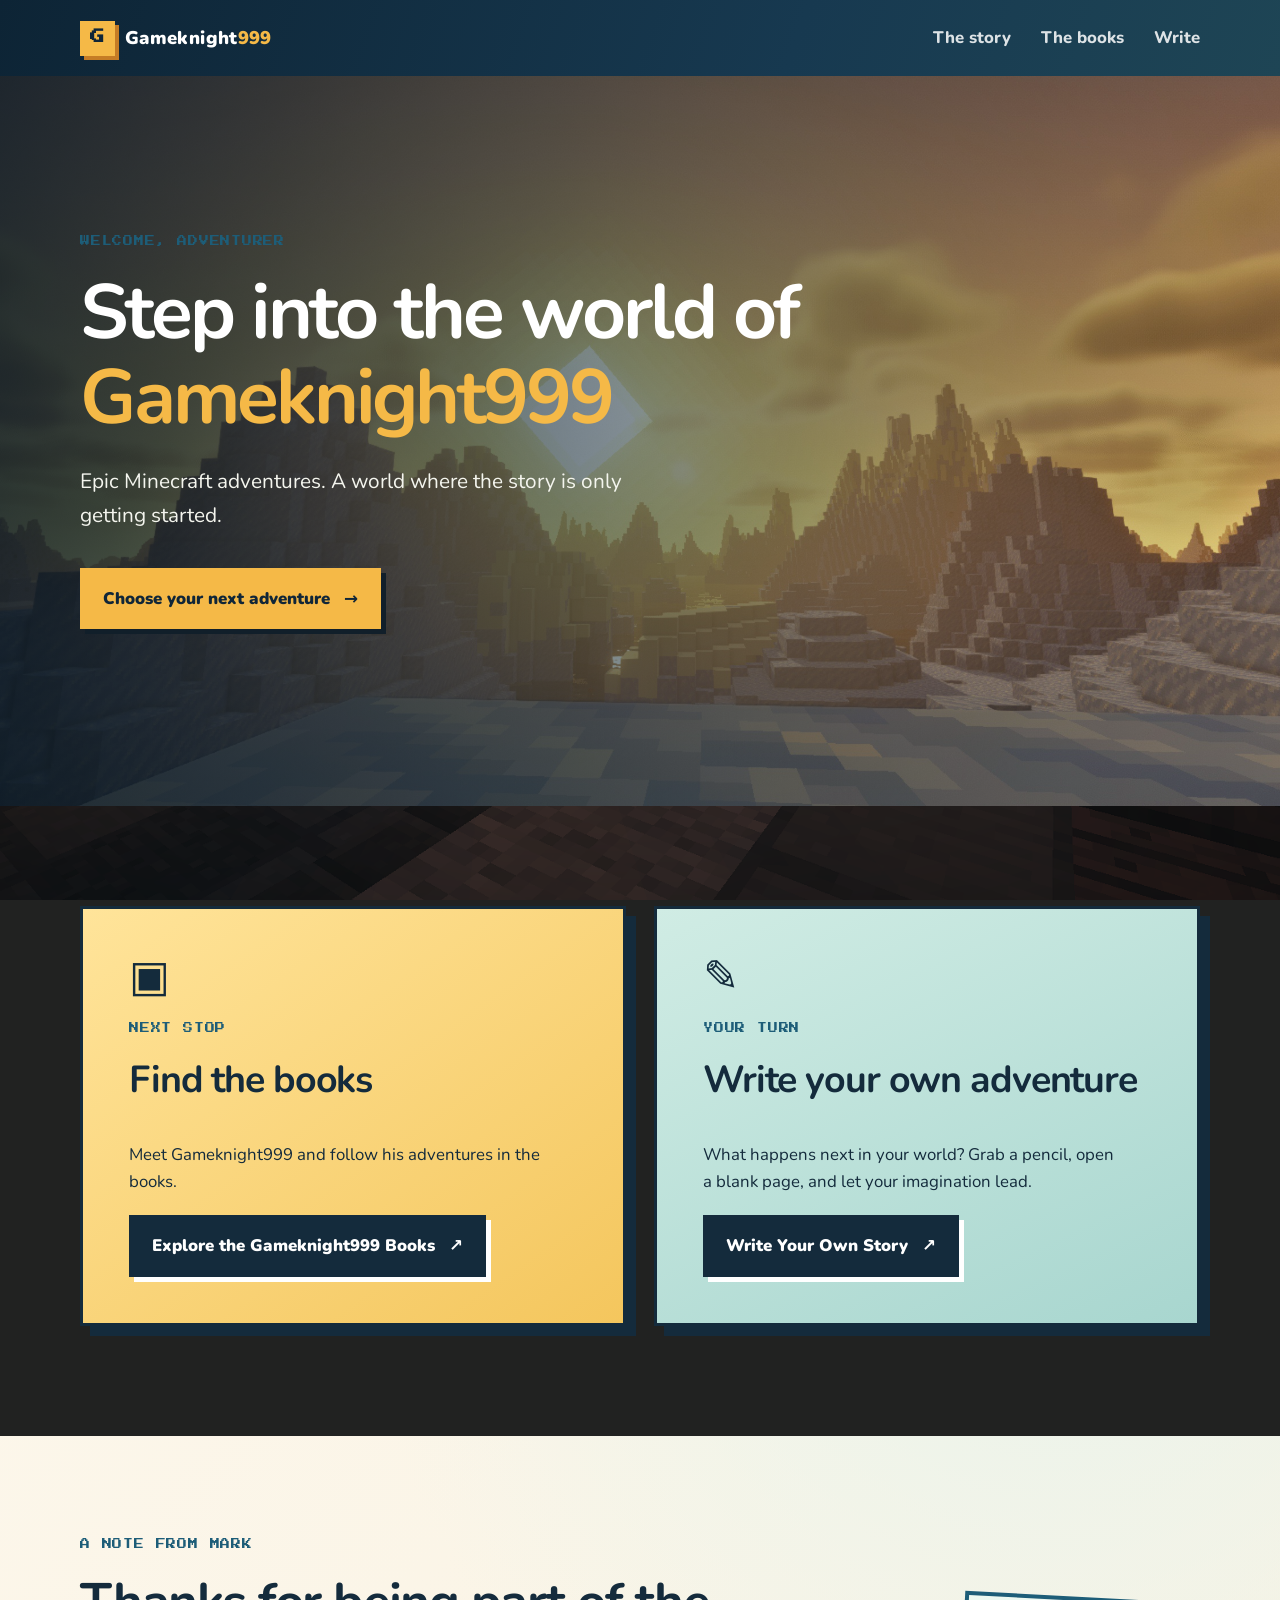
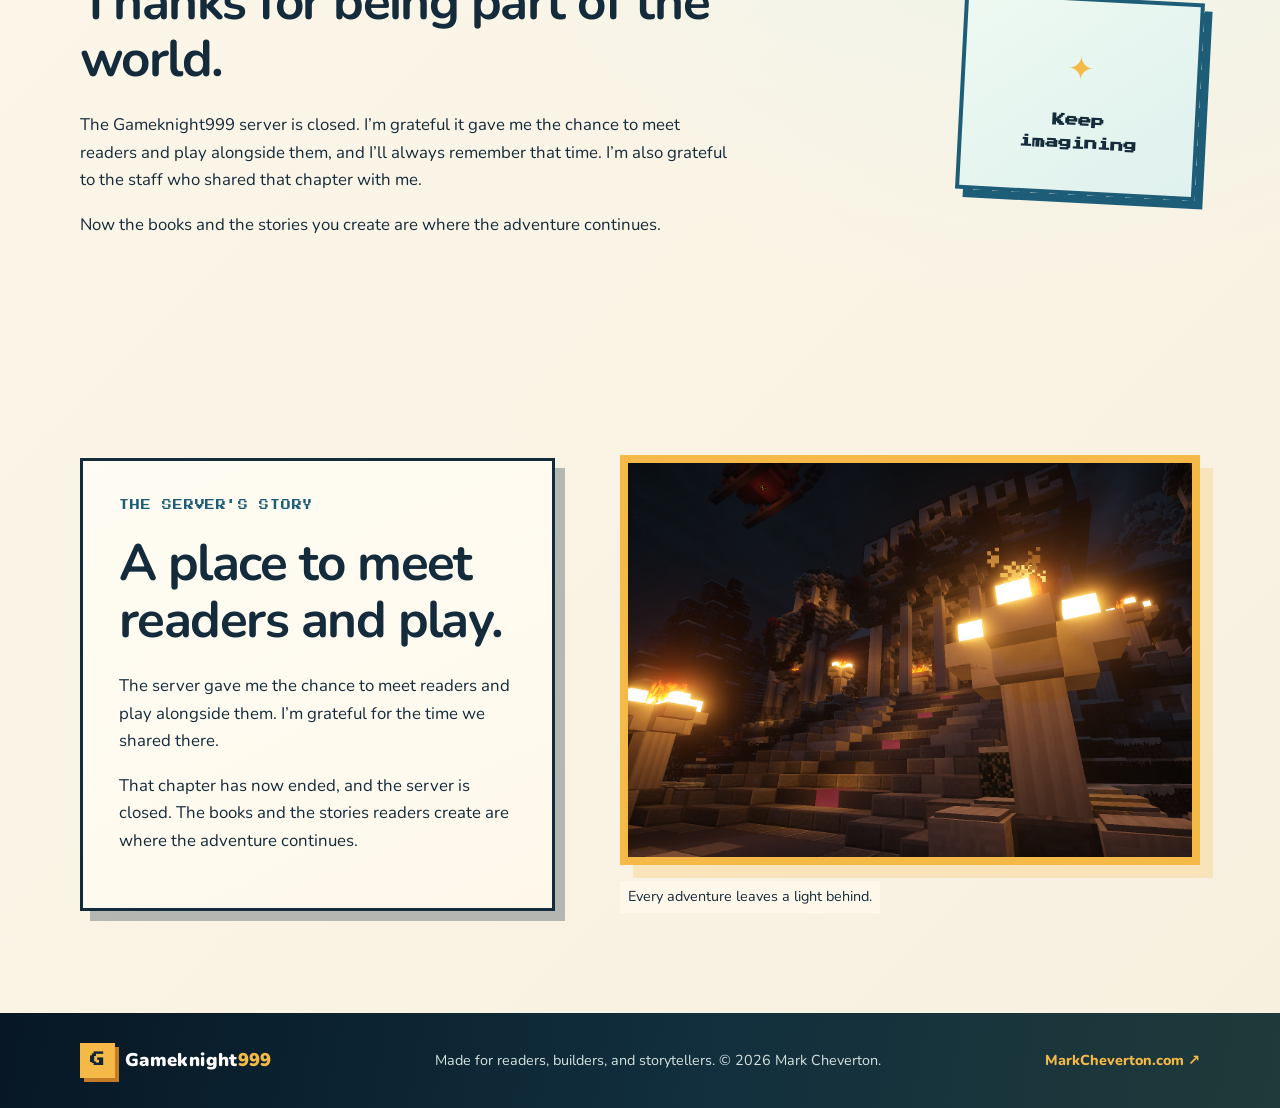
<file: index.html>
<!doctype html>
<html lang="en">
  <head>
    <meta charset="UTF-8" />
    <meta name="viewport" content="width=device-width, initial-scale=1.0" />
    <meta name="description" content="The home of Gameknight999 readers, stories, and adventures beyond the server." />
    <title>Gameknight999 | The adventures aren't over</title>
    <link rel="preconnect" href="https://fonts.googleapis.com" />
    <link rel="preconnect" href="https://fonts.gstatic.com" crossorigin />
    <link href="https://fonts.googleapis.com/css2?family=Nunito:wght@500;700;800;900&family=Press+Start+2P&display=swap" rel="stylesheet" />
    <link rel="stylesheet" href="styles.css" />
  </head>
  <body>
    <header class="site-header">
      <a class="brand" href="#top" aria-label="Gameknight999 home"><span class="brand-mark">G</span><span>Gameknight<span class="brand-number">999</span></span></a>
      <nav aria-label="Main navigation">
        <a href="#story">The story</a>
        <a href="#books">The books</a>
        <a href="#write">Write</a>
      </nav>
    </header>

    <main id="top">
      <section class="hero">
        <div class="hero-image" role="img" aria-label="Minecraft-style landscape at sunrise"></div>
        <div class="hero-content shell">
          <p class="eyebrow">Welcome, adventurer</p>
          <h1>Step into the world of <span>Gameknight999</span></h1>
          <p class="hero-copy">Epic Minecraft adventures. A world where the story is only getting started.</p>
          <a class="button button-gold" href="#books">Choose your next adventure <span aria-hidden="true">→</span></a>
        </div>
      </section>

      <section class="cards-section" aria-label="Keep exploring">
        <div class="cards shell">
          <article class="feature-card books" id="books">
            <div class="card-icon" aria-hidden="true">▣</div>
            <p class="eyebrow">Next stop</p>
            <h2>Find the books</h2>
            <p>Meet Gameknight999 and follow his adventures in the books.</p>
            <a class="button button-dark" href="https://www.markcheverton.com/books" target="_blank" rel="noreferrer">Explore the Gameknight999 Books <span aria-hidden="true">↗</span></a>
          </article>
          <article class="feature-card writing" id="write">
            <div class="card-icon" aria-hidden="true">✎</div>
            <p class="eyebrow">Your turn</p>
            <h2>Write your own adventure</h2>
            <p>What happens next in your world? Grab a pencil, open a blank page, and let your imagination lead.</p>
            <a class="button button-dark" href="https://www.markcheverton.com/fanfic" target="_blank" rel="noreferrer">Write Your Own Story <span aria-hidden="true">↗</span></a>
          </article>
        </div>
      </section>

      <section class="intro shell" aria-labelledby="welcome-heading">
        <div class="intro-card">
          <p class="eyebrow">A note from Mark</p>
          <h2 id="welcome-heading">Thanks for being part of the world.</h2>
          <p>The Gameknight999 server is closed. I’m grateful it gave me the chance to meet readers and play alongside them, and I’ll always remember that time. I’m also grateful to the staff who shared that chapter with me.</p>
          <p>Now the books and the stories you create are where the adventure continues.</p>
        </div>
        <div class="pixel-note" aria-hidden="true"><span>✦</span><strong>Keep<br />imagining</strong></div>
      </section>

      <section class="story section-dark" id="story" aria-labelledby="story-heading">
        <div class="shell story-grid">
          <div>
            <p class="eyebrow eyebrow-light">The server's story</p>
            <h2 id="story-heading">A place to meet readers and play.</h2>
            <p>The server gave me the chance to meet readers and play alongside them. I’m grateful for the time we shared there.</p>
            <p>That chapter has now ended, and the server is closed. The books and the stories readers create are where the adventure continues.</p>
          </div>
          <figure class="story-image"><img src="public/images/allinonemovie-minecraft-1106253_1920.png" alt="A torch-lit Minecraft-style castle at night" loading="lazy" /><figcaption>Every adventure leaves a light behind.</figcaption></figure>
        </div>
      </section>
    </main>

    <footer class="site-footer">
      <div class="shell footer-inner"><a class="brand" href="https://www.markcheverton.com" target="_blank" rel="noreferrer"><span class="brand-mark">G</span><span>Gameknight<span class="brand-number">999</span></span></a><p>Made for readers, builders, and storytellers. © 2026 Mark Cheverton.</p><a href="https://www.markcheverton.com" target="_blank" rel="noreferrer">MarkCheverton.com ↗</a></div>
    </footer>
  </body>
</html>
</file>
<file: styles.css>
:root {
  --ink: #142b3c; --navy: #102638; --blue: #1d5d78; --sky: #dff1ee;
  --gold: #f5b947; --cream: #fff9ec; --white: #fff;
  --shadow: 0 18px 45px rgba(15, 45, 61, .14);
}
* { box-sizing: border-box; }
html { scroll-behavior: smooth; }
body { margin: 0; color: var(--ink); background: radial-gradient(circle at 82% 45%, #e9f4ec 0, transparent 38%), linear-gradient(135deg, #fffaf0, #f7f0df); font-family: Nunito, system-ui, sans-serif; font-size: 1.05rem; line-height: 1.65; }
a { color: inherit; }
.shell { width: min(1120px, calc(100% - 40px)); margin: auto; }
.site-header { height: 76px; background: linear-gradient(110deg, #0d2435, #173950 62%, #1e4555); color: #fff; display: flex; align-items: center; justify-content: space-between; padding: 0 max(20px, calc((100% - 1120px) / 2)); position: relative; z-index: 2; }
.brand { font-weight: 900; text-decoration: none; display: flex; align-items: center; gap: 10px; font-size: 1.15rem; letter-spacing: .02em; }
.brand-mark { display: grid; place-items: center; width: 35px; height: 35px; background: var(--gold); color: var(--navy); font-family: "Press Start 2P", monospace; font-size: .9rem; box-shadow: 4px 4px 0 #c57c25; }
.brand-number { color: var(--gold); }
nav { display: flex; gap: 30px; font-weight: 800; } nav a { text-decoration: none; opacity: .85; } nav a:hover { color: var(--gold); opacity: 1; }
.hero { min-height: 730px; position: relative; overflow: hidden; color: white; background: var(--navy); display: grid; align-items: center; }
.hero-image { position: absolute; inset: 0; background-image: linear-gradient(90deg, rgba(5,24,39,.82) 0%, rgba(9,31,46,.56) 43%, rgba(9,31,46,.1) 100%), url("public/images/manddi-minecraft-6917341.jpg"); background-position: center; background-size: cover; background-attachment: fixed; }
.hero-content { position: relative; padding: 105px 0 125px; }
.eyebrow { font-family: "Press Start 2P", monospace; font-size: .62rem; letter-spacing: .08em; text-transform: uppercase; color: var(--blue); margin: 0 0 22px; } .eyebrow-light { color: var(--gold); }
h1, h2 { line-height: 1.1; margin: 0 0 24px; } h1 { font-size: clamp(2.7rem, 6vw, 5.8rem); max-width: 900px; letter-spacing: -.04em; } h1 span { color: var(--gold); } h2 { font-size: clamp(2rem, 4vw, 3.5rem); letter-spacing: -.03em; }
.hero-copy { max-width: 570px; font-size: 1.3rem; margin: 0 0 35px; color: #f4f5ee; }
.button { display: inline-flex; align-items: center; gap: 14px; padding: 14px 20px; font-weight: 900; text-decoration: none; border: 3px solid var(--ink); box-shadow: 5px 5px 0 var(--ink); transition: transform .15s, box-shadow .15s; } .button:hover { transform: translate(3px,3px); box-shadow: 2px 2px 0 var(--ink); } .button-gold { background: var(--gold); color: var(--navy); border-color: var(--gold); box-shadow: 5px 5px 0 #111f2a; }
.intro { display: grid; grid-template-columns: 1fr 240px; gap: 70px; align-items: center; padding-top: 100px; padding-bottom: 100px; } .intro-card { max-width: 700px; } .intro-card p { max-width: 650px; }
.pixel-note { background: linear-gradient(145deg, #edf9f1, var(--sky)); padding: 35px 25px; text-align: center; transform: rotate(3deg); border: 4px solid var(--blue); box-shadow: 8px 8px 0 var(--blue); font-family: "Press Start 2P", monospace; font-size: .82rem; line-height: 1.8; } .pixel-note span { display: block; color: var(--gold); font-size: 2rem; margin-bottom: 15px; }
.section-dark { background: var(--navy); color: white; } .story { position: relative; color: var(--ink); background-image: linear-gradient(90deg, rgba(255,249,236,.36), rgba(255,249,236,.12)), url("public/images/Quiet voxel horizons for stories.png"); background-position: center; background-size: cover; background-attachment: fixed; } .story-grid { display: grid; grid-template-columns: .9fr 1.1fr; gap: 65px; align-items: center; padding-top: 100px; padding-bottom: 100px; } .story-grid > div { background: linear-gradient(155deg, rgba(255,253,244,.93), rgba(255,249,236,.86)); border: 3px solid var(--ink); padding: 36px; box-shadow: 10px 10px 0 rgba(20,43,60,.3); } .story .eyebrow { color: var(--blue); } .story p { color: var(--ink); max-width: 560px; } .story-image { margin: 0; } .story-image img { width: 100%; min-height: 410px; object-fit: cover; display: block; border: 8px solid var(--gold); box-shadow: 13px 13px 0 rgba(245,185,71,.25); } .story figcaption { display: inline-block; padding: 4px 8px; background: rgba(255,249,236,.88); color: var(--ink); font-size: .9rem; margin-top: 16px; }
.cards-section { position: relative; background: #2a241f url("public/images/allinonemovie-minecraft-1106262_1920.png") center / cover no-repeat fixed; }
.cards-section::before { content: ""; position: absolute; inset: 0; background: rgba(15, 30, 37, .3); }
.cards { position: relative; display: grid; grid-template-columns: 1fr 1fr; gap: 28px; padding-top: 100px; padding-bottom: 110px; } .feature-card { padding: 46px; min-height: 420px; display: flex; flex-direction: column; align-items: flex-start; border: 3px solid var(--ink); box-shadow: 10px 10px 0 var(--ink); } .feature-card h2 { font-size: 2.35rem; } .feature-card p:not(.eyebrow) { max-width: 420px; } .books { background: linear-gradient(145deg, #ffe49a, #f4c65d); } .writing { background: linear-gradient(155deg, #d0ece4, #a8d6cf); } .card-icon { font-size: 2.7rem; line-height: 1; margin-bottom: 22px; } .button-dark { margin-top: auto; background: var(--ink); color: white; border-color: var(--ink); box-shadow: 5px 5px 0 #fff; } .button-dark:hover { box-shadow: 2px 2px 0 #fff; }
.site-footer { background: linear-gradient(100deg, #071725, #112f3d 55%, #203a3a); color: #d5e3df; padding: 30px 0; } .footer-inner { display: flex; align-items: center; justify-content: space-between; gap: 25px; font-size: .9rem; } .footer-inner .brand { color: #fff; } .footer-inner p { margin: 0; } .footer-inner > a:last-child { color: var(--gold); font-weight: 800; text-decoration: none; white-space: nowrap; }
@media (max-width: 760px) { .site-header { height: auto; min-height: 72px; gap: 15px; padding: 15px 20px; align-items: flex-start; } .site-header nav { gap: 12px; font-size: .85rem; flex-wrap: wrap; justify-content: flex-end; } .hero { min-height: 650px; } .hero-image { background-position: 62% center; } .hero-content { padding-top: 90px; padding-bottom: 90px; } .intro, .story-grid, .cards { grid-template-columns: 1fr; gap: 40px; } .intro { padding-top: 70px; padding-bottom: 75px; } .pixel-note { max-width: 250px; margin: auto; } .story-grid { padding-top: 70px; padding-bottom: 75px; } .story-image img { min-height: 280px; } .cards { padding-top: 70px; padding-bottom: 80px; } .feature-card { min-height: 370px; padding: 30px; } .footer-inner { flex-direction: column; align-items: flex-start; gap: 14px; } .footer-inner p { order: 3; } .footer-inner > a:last-child { white-space: normal; } }
@media (max-width: 760px), (prefers-reduced-motion: reduce) { .hero-image, .cards-section, .story { background-attachment: scroll; } }
@media (prefers-reduced-motion: reduce) { html { scroll-behavior: auto; } }
@media (max-width: 760px) { .story-grid > div { padding: 26px; } }
</file>
